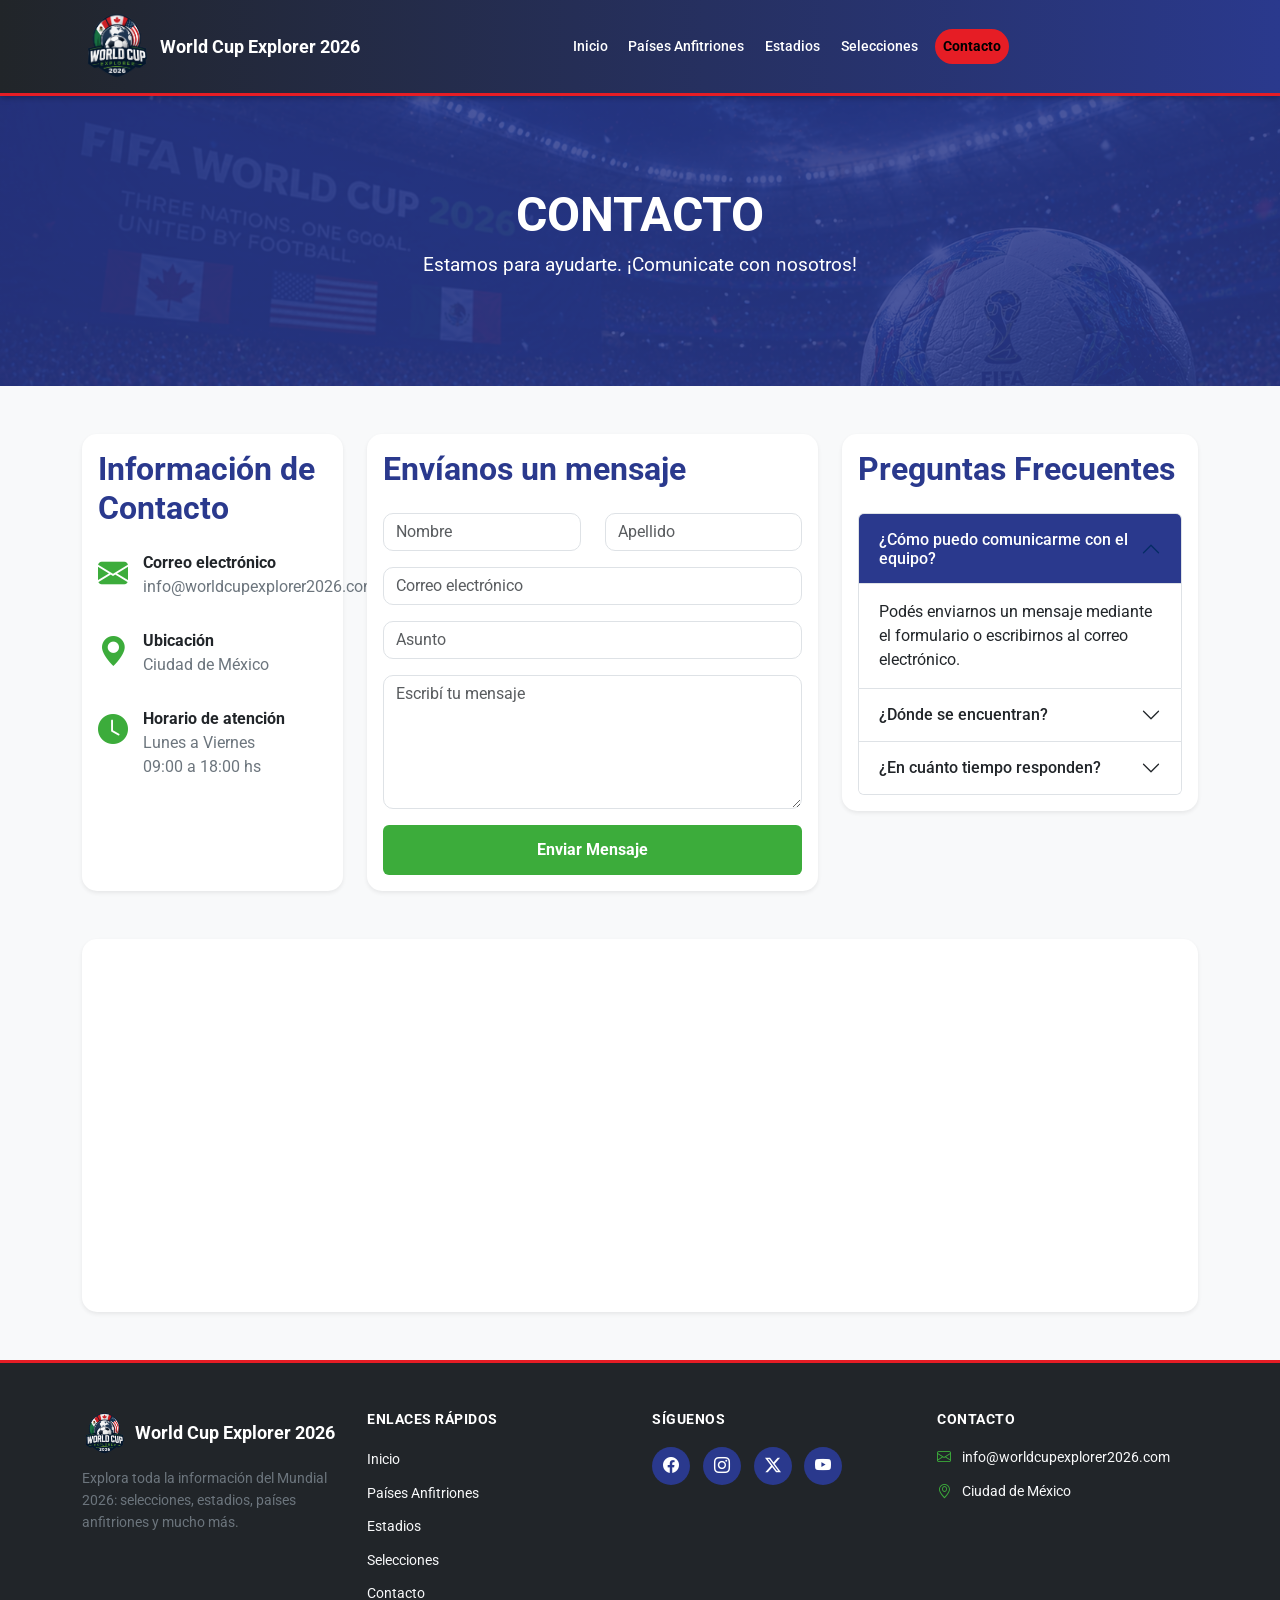
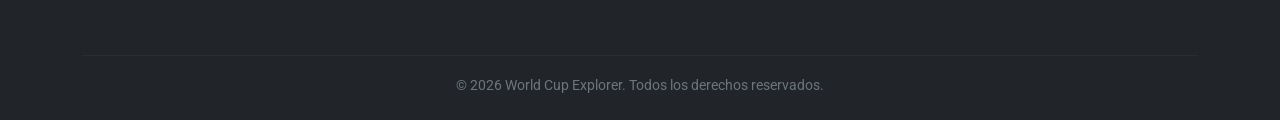
<file: pages/contacto.html>
<!doctype html>
<html lang="en">
  <head>
    <meta charset="UTF-8" />
    <meta
      name="description"
      content="Todo sobre el Mundial 2026: países anfitriones, estadios, selecciones participantes y el camino hacia la gran competencia internacional de fútbol."
    />
    <meta
      name="keywords"
      content="Mundial 2026, Copa Mundial FIFA 2026, países anfitriones, estadios Mundial 2026, selecciones Mundial 2026, fútbol internacional, calendario mundialista"
    />
    <meta name="author" content="GrupoWorldCup" />
    <meta name="viewport" content="width=device-width, initial-scale=1.0" />
    <title>WC Explorer | Contacto</title>
    <link
      href="https://cdn.jsdelivr.net/npm/bootstrap@5.3.8/dist/css/bootstrap.min.css"
      rel="stylesheet"
      integrity="sha384-sRIl4kxILFvY47J16cr9ZwB07vP4J8+LH7qKQnuqkuIAvNWLzeN8tE5YBujZqJLB"
      crossorigin="anonymous"
    />
    <link
      rel="stylesheet"
      href="https://cdn.jsdelivr.net/npm/bootstrap-icons@1.13.1/font/bootstrap-icons.min.css"
    />
    <link
      rel="shortcut icon"
      href="/assets/img/logowc.png"
      type="image/x-icon"
    />
    <link rel="stylesheet" href="/css/contacto.css" />
  </head>

  <body>
    <header>
      <nav class="navbar navbar-expand-lg wc-navbar">
        <div class="container">
          <a class="navbar-brand wc-brand" href="/index.html">
            <img
              src="/assets/img/logowc.png"
              alt="Logo WC Explorer"
              class="wc-logo"
            />
            <span class="wc-brand-name">World Cup Explorer 2026</span>
          </a>
          <button
            class="navbar-toggler"
            type="button"
            data-bs-toggle="collapse"
            data-bs-target="#navbarMenu"
            aria-controls="navbarMenu"
            aria-expanded="false"
            aria-label="Abrir menú"
          >
            <span class="navbar-toggler-icon"></span>
          </button>
          <div class="collapse navbar-collapse" id="navbarMenu">
            <ul class="navbar-nav mx-auto mb-2 mb-lg-0 wc-nav-list">
              <li class="nav-item">
                <a class="nav-link wc-nav-link" href="/index.html">Inicio</a>
              </li>
              <li class="nav-item">
                <a
                  class="nav-link wc-nav-link"
                  href="/pages/paisesAnfitriones.html"
                  >Países Anfitriones</a
                >
              </li>
              <li class="nav-item">
                <a class="nav-link wc-nav-link" href="/pages/estadios.html"
                  >Estadios</a
                >
              </li>
              <li class="nav-item">
                <a class="nav-link wc-nav-link" href="/pages/selecciones.html"
                  >Selecciones</a
                >
              </li>
              <li class="nav-item">
                <a
                  class="nav-link wc-nav-link wc-nav-cta active"
                  href="/pages/contacto.html"
                  >Contacto</a
                >
              </li>
            </ul>
          </div>
        </div>
      </nav>
    </header>
    <main>
      <section class="banner-contacto">
        <div class="container text-center">
          <h1>CONTACTO</h1>
          <p>Estamos para ayudarte. ¡Comunicate con nosotros!</p>
        </div>
      </section>
      <section class="container py-5">
        <div class="row g-4">
          <div class="col-lg-3">
            <div class="card shadow-sm h-100">
              <div class="card-body">
                <h2 class="titulo mb-4">Información de Contacto</h2>
                <div class="info">
                  <i class="bi bi-envelope-fill"></i>
                  <div>
                    <strong>Correo electrónico</strong>
                    <p>info@worldcupexplorer2026.com</p>
                  </div>
                </div>
                <div class="info">
                  <i class="bi bi-geo-alt-fill"></i>
                  <div>
                    <strong>Ubicación</strong>
                    <p>Ciudad de México</p>
                  </div>
                </div>

                <div class="info">
                  <i class="bi bi-clock-fill"></i>
                  <div>
                    <strong>Horario de atención</strong>
                    <p>Lunes a Viernes<br />09:00 a 18:00 hs</p>
                  </div>
                </div>
              </div>
            </div>
          </div>

          <div class="col-lg-5">
            <div class="card shadow-sm">
              <div class="card-body">
                <h2 class="titulo mb-4">Envíanos un mensaje</h2>

                <form>
                  <div class="row">
                    <div class="col-md-6 mb-3">
                      <input
                        type="text"
                        class="form-control"
                        placeholder="Nombre"
                        name="nombre"
                        minlength="2"
                        maxlength="20"
                        required
                      />
                    </div>

                    <div class="col-md-6 mb-3">
                      <input
                        type="text"
                        class="form-control"
                        placeholder="Apellido"
                        name="apellido"
                        minlength="2"
                        maxlength="20"
                        required
                      />
                    </div>
                  </div>

                  <div class="mb-3">
                    <input
                      type="email"
                      class="form-control"
                      placeholder="Correo electrónico"
                      name="correo"
                      minlength="6"
                      maxlength="20"
                      required
                    />
                  </div>

                  <div class="mb-3">
                    <input
                      type="text"
                      class="form-control"
                      placeholder="Asunto"
                      name="asunto"
                      minlength="3"
                      maxlength="80"
                      required
                    />
                  </div>

                  <div class="mb-3">
                    <textarea
                      class="form-control"
                      rows="5"
                      placeholder="Escribí tu mensaje"
                      name="mensaje"
                      minlength="10"
                      maxlength="500"
                      required
                    ></textarea>
                  </div>

                  <button class="btn boton w-100">Enviar Mensaje</button>
                </form>
              </div>
            </div>
          </div>
          <div class="col-lg-4">
            <div class="card shadow-sm">
              <div class="card-body">
                <h2 class="titulo mb-4">Preguntas Frecuentes</h2>
                <div class="accordion" id="faq">
                  <div class="accordion-item">
                    <h2 class="accordion-header">
                      <button
                        class="accordion-button"
                        type="button"
                        data-bs-toggle="collapse"
                        data-bs-target="#pregunta1"
                      >
                        ¿Cómo puedo comunicarme con el equipo?
                      </button>
                    </h2>
                    <div
                      id="pregunta1"
                      class="accordion-collapse collapse show"
                      data-bs-parent="#faq"
                    >
                      <div class="accordion-body">
                        Podés enviarnos un mensaje mediante el formulario o
                        escribirnos al correo electrónico.
                      </div>
                    </div>
                  </div>
                  <div class="accordion-item">
                    <h2 class="accordion-header">
                      <button
                        class="accordion-button collapsed"
                        type="button"
                        data-bs-toggle="collapse"
                        data-bs-target="#pregunta2"
                      >
                        ¿Dónde se encuentran?
                      </button>
                    </h2>
                    <div
                      id="pregunta2"
                      class="accordion-collapse collapse"
                      data-bs-parent="#faq"
                    >
                      <div class="accordion-body">
                        Nuestra referencia es Ciudad de México.
                      </div>
                    </div>
                  </div>
                  <div class="accordion-item">
                    <h2 class="accordion-header">
                      <button
                        class="accordion-button collapsed"
                        type="button"
                        data-bs-toggle="collapse"
                        data-bs-target="#pregunta3"
                      >
                        ¿En cuánto tiempo responden?
                      </button>
                    </h2>
                    <div
                      id="pregunta3"
                      class="accordion-collapse collapse"
                      data-bs-parent="#faq"
                    >
                      <div class="accordion-body">
                        Respondemos normalmente dentro de las primeras 24 horas
                        hábiles.
                      </div>
                    </div>
                  </div>
                </div>
              </div>
            </div>
          </div>
        </div>
        <div class="row mt-5">
          <div class="col-12">
            <div class="card shadow-sm">
              <div class="card-body p-2">
                <iframe
                  src="https://www.google.com/maps/embed?pb=!1m18!1m12!1m3!1d240864.19466120604!2d-99.30842558383632!3d19.390659363393258!2m3!1f0!2f0!3f0!3m2!1i1024!2i768!4f13.1!3m3!1m2!1s0x85ce0026db097507%3A0x54061076265ee841!2zQ2l1ZGFkIGRlIE3DqXhpY28sIENETVgsIE3DqXhpY28!5e0!3m2!1ses-419!2sar!4v1783977800734!5m2!1ses-419!2sar"
                  width="100%"
                  height="350"
                  style="border: 0"
                  loading="lazy"
                >
                </iframe>
              </div>
            </div>
          </div>
        </div>
      </section>
    </main>
    <footer class="wc-footer">
      <div class="container">
        <div class="row wc-footer-top">
          <div class="col-lg-3 col-md-6 mb-4">
            <a href="#" class="wc-footer-brand">
              <img
                src="/assets/img/logowc.png"
                alt="Logo WC Explorer"
                class="wc-footer-logo"
              />
              <span>World Cup Explorer 2026</span>
            </a>
            <p class="wc-footer-text">
              Explora toda la información del Mundial 2026: selecciones,
              estadios, países anfitriones y mucho más.
            </p>
          </div>
          <div class="col-lg-3 col-md-6 mb-4">
            <h6 class="wc-footer-title">ENLACES RÁPIDOS</h6>
            <ul class="wc-footer-links">
              <li><a href="/index.html">Inicio</a></li>
              <li>
                <a href="/pages/paisesAnfitriones.html">Países Anfitriones</a>
              </li>
              <li><a href="/pages/estadios.html">Estadios</a></li>
              <li><a href="/pages/selecciones.html">Selecciones</a></li>
              <li><a href="/pages/contacto.html">Contacto</a></li>
            </ul>
          </div>
          <div class="col-lg-3 col-md-6 mb-4">
            <h6 class="wc-footer-title">SÍGUENOS</h6>
            <div class="wc-footer-social">
              <a href="/pages/error404.html" aria-label="Facebook"
                ><i class="bi bi-facebook"></i
              ></a>
              <a href="/pages/error404.html" aria-label="Instagram"
                ><i class="bi bi-instagram"></i
              ></a>
              <a href="/pages/error404.html" aria-label="Twitter/X"
                ><i class="bi bi-twitter-x"></i
              ></a>
              <a href="/pages/error404.html" aria-label="YouTube"
                ><i class="bi bi-youtube"></i
              ></a>
            </div>
          </div>
          <div class="col-lg-3 col-md-6 mb-4">
            <h6 class="wc-footer-title">CONTACTO</h6>
            <ul class="wc-footer-contact">
              <li>
                <i class="bi bi-envelope"></i> info@worldcupexplorer2026.com
              </li>
              <li><i class="bi bi-geo-alt"></i> Ciudad de México</li>
            </ul>
          </div>
        </div>
        <hr class="wc-footer-divider" />
        <p class="wc-footer-bottom">
          © 2026 World Cup Explorer. Todos los derechos reservados.
        </p>
      </div>
    </footer>
    <script
      src="https://cdn.jsdelivr.net/npm/bootstrap@5.3.8/dist/js/bootstrap.bundle.min.js"
      integrity="sha384-FKyoEForCGlyvwx9Hj09JcYn3nv7wiPVlz7YYwJrWVcXK/BmnVDxM+D2scQbITxI"
      crossorigin="anonymous"
    ></script>
  </body>
</html>
</file>
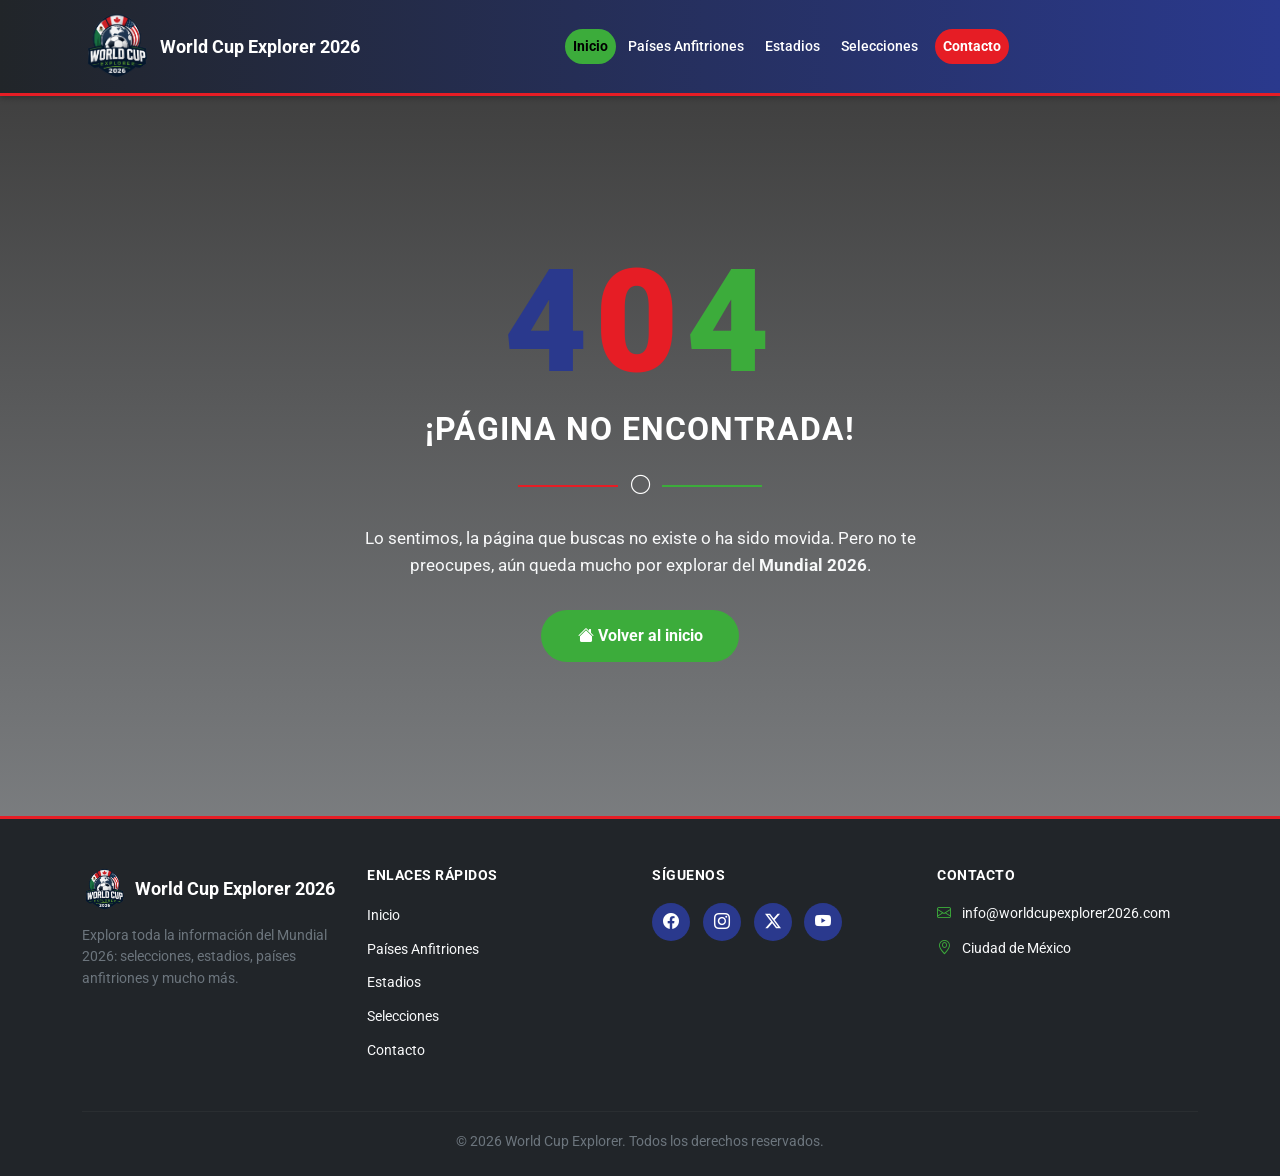
<file: pages/error404.html>
<!doctype html>
<html lang="en">
  <head>
    <meta charset="UTF-8" />
    <meta
      name="description"
      content="Todo sobre el Mundial 2026: países anfitriones, estadios, selecciones participantes y el camino hacia la gran competencia internacional de fútbol."
    />
    <meta
      name="keywords"
      content="Mundial 2026, Copa Mundial FIFA 2026, países anfitriones, estadios Mundial 2026, selecciones Mundial 2026, fútbol internacional, calendario mundialista"
    />
    <meta name="author" content="GrupoWorldCup" />
    <meta name="viewport" content="width=device-width, initial-scale=1.0" />
    <title>WC Explorer | Error404</title>
    <link
      href="https://cdn.jsdelivr.net/npm/bootstrap@5.3.8/dist/css/bootstrap.min.css"
      rel="stylesheet"
      integrity="sha384-sRIl4kxILFvY47J16cr9ZwB07vP4J8+LH7qKQnuqkuIAvNWLzeN8tE5YBujZqJLB"
      crossorigin="anonymous"
    />
    <link
      rel="stylesheet"
      href="https://cdn.jsdelivr.net/npm/bootstrap-icons@1.13.1/font/bootstrap-icons.min.css"
    />
    <link
      rel="shortcut icon"
      href="/assets/img/logowc.png"
      type="image/x-icon"
    />
    <link rel="stylesheet" href="/css/error404.css" />
  </head>
  <body>
    <header>
      <nav class="navbar navbar-expand-lg wc-navbar">
        <div class="container">
          <a class="navbar-brand wc-brand" href="/index.html">
            <img
              src="/assets/img/logowc.png"
              alt="Logo WC Explorer"
              class="wc-logo"
            />
            <span class="wc-brand-name">World Cup Explorer 2026</span>
          </a>
          <button
            class="navbar-toggler"
            type="button"
            data-bs-toggle="collapse"
            data-bs-target="#navbarMenu"
            aria-controls="navbarMenu"
            aria-expanded="false"
            aria-label="Abrir menú"
          >
            <span class="navbar-toggler-icon"></span>
          </button>
          <div class="collapse navbar-collapse" id="navbarMenu">
            <ul class="navbar-nav mx-auto mb-2 mb-lg-0 wc-nav-list">
              <li class="nav-item">
                <a class="nav-link wc-nav-link active" href="/index.html"
                  >Inicio</a
                >
              </li>
              <li class="nav-item">
                <a
                  class="nav-link wc-nav-link"
                  href="/pages/paisesAnfitriones.html"
                  >Países Anfitriones</a
                >
              </li>
              <li class="nav-item">
                <a class="nav-link wc-nav-link" href="/pages/estadios.html"
                  >Estadios</a
                >
              </li>
              <li class="nav-item">
                <a class="nav-link wc-nav-link" href="/pages/selecciones.html"
                  >Selecciones</a
                >
              </li>
              <li class="nav-item">
                <a
                  class="nav-link wc-nav-link wc-nav-cta"
                  href="/pages/contacto.html"
                  >Contacto</a
                >
              </li>
            </ul>
          </div>
        </div>
      </nav>
    </header>
    <main>
      <section class="wc-404">
        <div class="wc-404-overlay"></div>
        <div class="container wc-404-content">
          <h1 class="wc-404-number">
            <span class="wc-404-azul">4</span><span class="wc-404-rojo">0</span
            ><span class="wc-404-verde">4</span>
          </h1>
          <h2 class="wc-404-title">¡PÁGINA NO ENCONTRADA!</h2>
          <div class="wc-404-divider">
            <span class="wc-404-line wc-404-line-azul"></span>
            <i class="bi bi-circle wc-404-ball"></i>
            <span class="wc-404-line wc-404-line-verde"></span>
          </div>
          <p class="wc-404-text">
            Lo sentimos, la página que buscas no existe o ha sido movida. Pero
            no te preocupes, aún queda mucho por explorar del
            <strong>Mundial 2026</strong>.
          </p>
          <a href="/index.html" class="btn wc-404-btn">
            <i class="bi bi-house-fill"></i> Volver al inicio
          </a>
        </div>
      </section>
    </main>
    <footer class="wc-footer">
      <div class="container">
        <div class="row wc-footer-top">
          <div class="col-lg-3 col-md-6 mb-4">
            <a href="#" class="wc-footer-brand">
              <img
                src="/assets/img/logowc.png"
                alt="Logo WC Explorer"
                class="wc-footer-logo"
              />
              <span>World Cup Explorer 2026</span>
            </a>
            <p class="wc-footer-text">
              Explora toda la información del Mundial 2026: selecciones,
              estadios, países anfitriones y mucho más.
            </p>
          </div>
          <div class="col-lg-3 col-md-6 mb-4">
            <h6 class="wc-footer-title">ENLACES RÁPIDOS</h6>
            <ul class="wc-footer-links">
              <li><a href="/index.html">Inicio</a></li>
              <li>
                <a href="/pages/paisesAnfitriones.html">Países Anfitriones</a>
              </li>
              <li><a href="/pages/estadios.html">Estadios</a></li>
              <li><a href="/pages/selecciones.html">Selecciones</a></li>
              <li><a href="/pages/contacto.html">Contacto</a></li>
            </ul>
          </div>
          <div class="col-lg-3 col-md-6 mb-4">
            <h6 class="wc-footer-title">SÍGUENOS</h6>
            <div class="wc-footer-social">
              <a href="/pages/error404.html" aria-label="Facebook"
                ><i class="bi bi-facebook"></i
              ></a>
              <a href="/pages/error404.html" aria-label="Instagram"
                ><i class="bi bi-instagram"></i
              ></a>
              <a href="/pages/error404.html" aria-label="Twitter/X"
                ><i class="bi bi-twitter-x"></i
              ></a>
              <a href="/pages/error404.html" aria-label="YouTube"
                ><i class="bi bi-youtube"></i
              ></a>
            </div>
          </div>
          <div class="col-lg-3 col-md-6 mb-4">
            <h6 class="wc-footer-title">CONTACTO</h6>
            <ul class="wc-footer-contact">
              <li>
                <i class="bi bi-envelope"></i> info@worldcupexplorer2026.com
              </li>
              <li><i class="bi bi-geo-alt"></i> Ciudad de México</li>
            </ul>
          </div>
        </div>
        <hr class="wc-footer-divider" />
        <p class="wc-footer-bottom">
          © 2026 World Cup Explorer. Todos los derechos reservados.
        </p>
      </div>
    </footer>
    <script
      src="https://cdn.jsdelivr.net/npm/bootstrap@5.3.8/dist/js/bootstrap.bundle.min.js"
      integrity="sha384-FKyoEForCGlyvwx9Hj09JcYn3nv7wiPVlz7YYwJrWVcXK/BmnVDxM+D2scQbITxI"
      crossorigin="anonymous"
    ></script>
  </body>
</html>
</file>
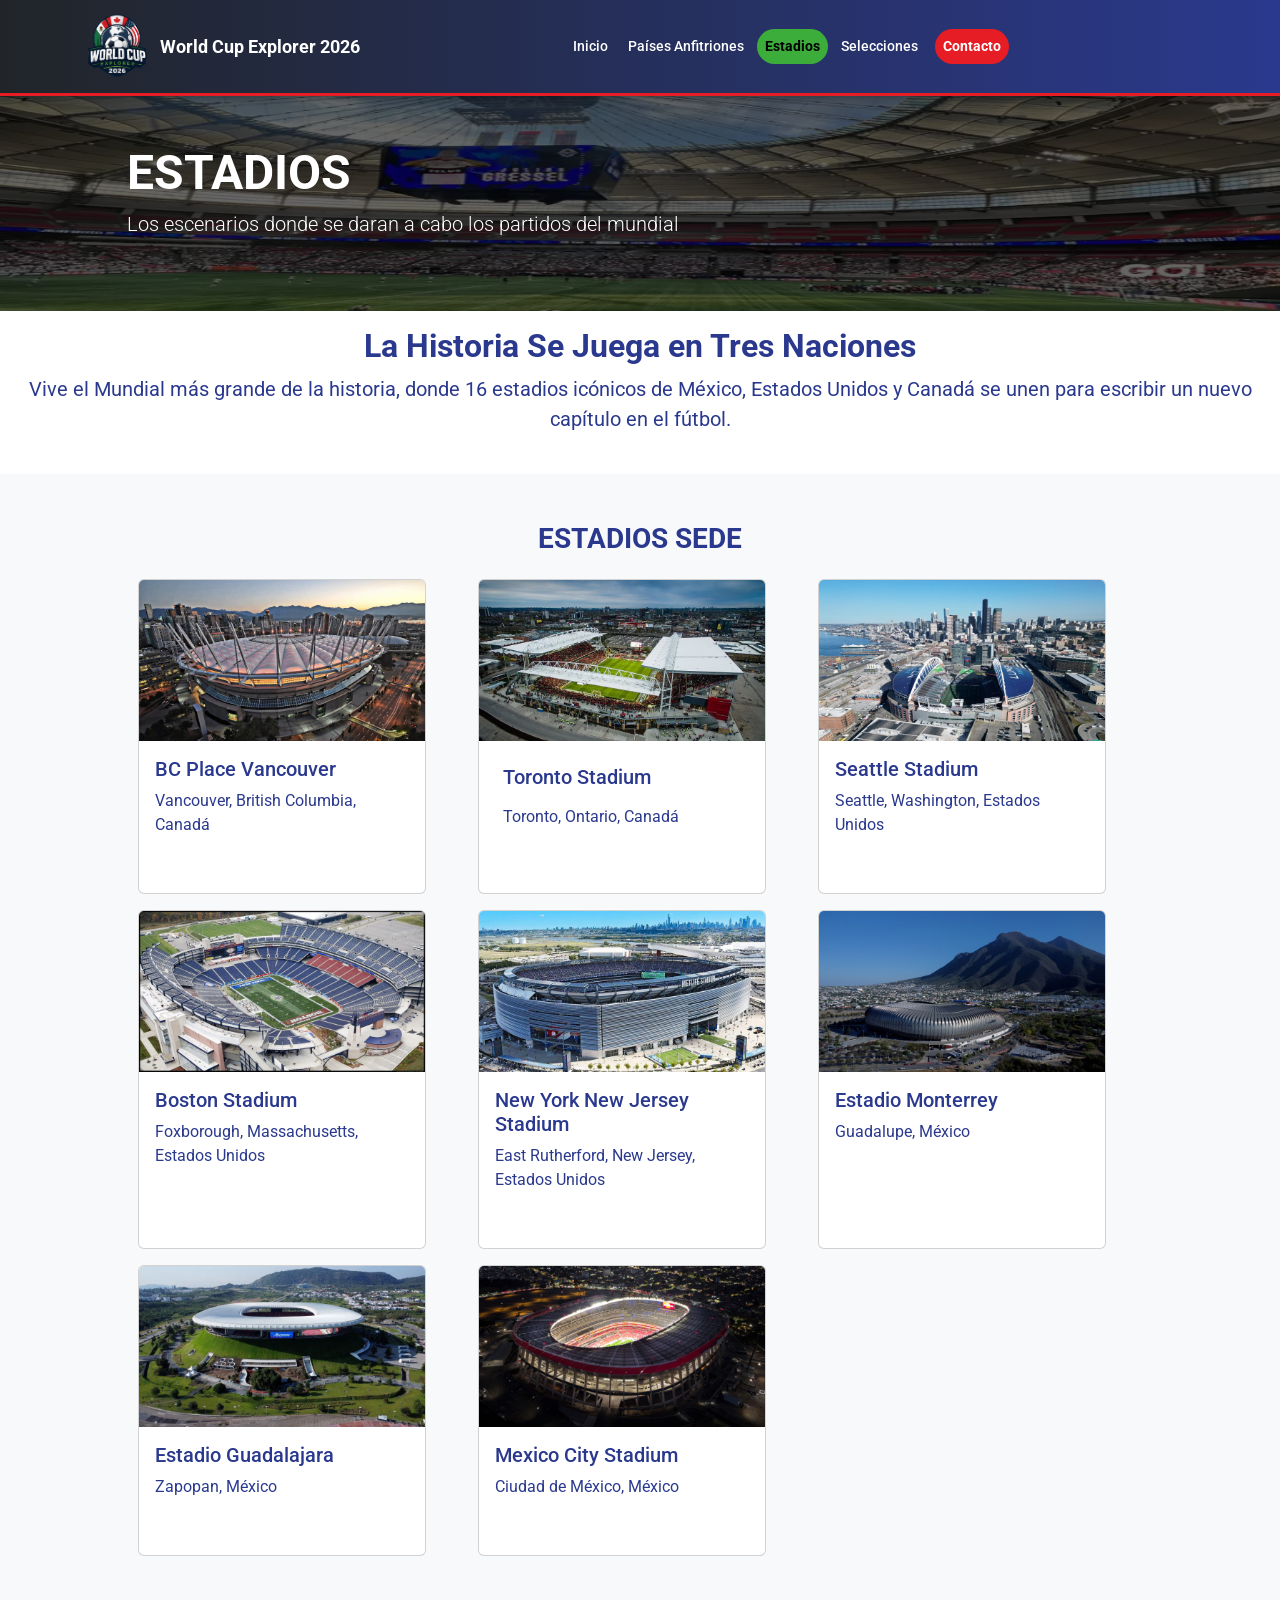
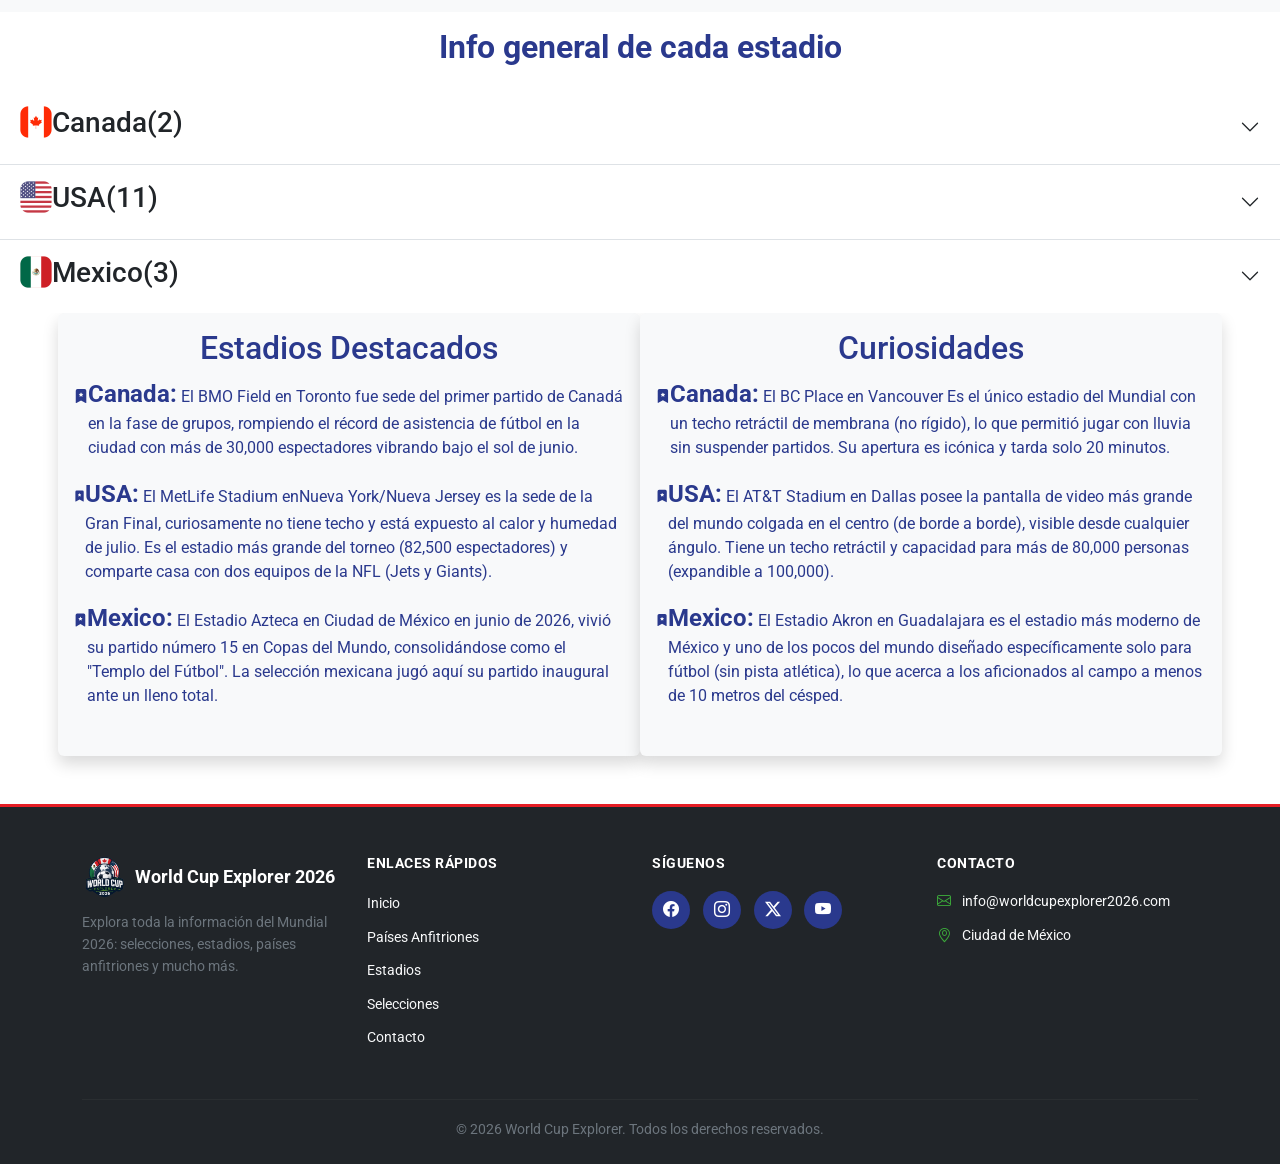
<file: pages/estadios.html>
<!doctype html>
<html lang="en">
  <head>
    <meta charset="UTF-8" />
    <meta
      name="description"
      content="Todo sobre el Mundial 2026: países anfitriones, estadios, selecciones participantes y el camino hacia la gran competencia internacional de fútbol."
    />
    <meta
      name="keywords"
      content="Mundial 2026, Copa Mundial FIFA 2026, países anfitriones, estadios Mundial 2026, selecciones Mundial 2026, fútbol internacional, calendario mundialista"
    />
    <meta name="author" content="GrupoWorldCup" />
    <meta name="viewport" content="width=device-width, initial-scale=1.0" />
    <title>WC Explorer | Estadios</title>
    <link
      href="https://cdn.jsdelivr.net/npm/bootstrap@5.3.8/dist/css/bootstrap.min.css"
      rel="stylesheet"
      integrity="sha384-sRIl4kxILFvY47J16cr9ZwB07vP4J8+LH7qKQnuqkuIAvNWLzeN8tE5YBujZqJLB"
      crossorigin="anonymous"
    />
    <link
      rel="stylesheet"
      href="https://cdn.jsdelivr.net/npm/bootstrap-icons@1.13.1/font/bootstrap-icons.min.css"
    />
    <link
      rel="shortcut icon"
      href="/assets/img/logowc.png"
      type="image/x-icon"
    />
    <link rel="stylesheet" href="/css/estadios.css" />
  </head>
  <body>
    <header>
      <nav class="navbar navbar-expand-lg wc-navbar">
        <div class="container">
          <a class="navbar-brand wc-brand" href="/index.html">
            <img
              src="/assets/img/logowc.png"
              alt="Logo WC Explorer"
              class="wc-logo"
            />
            <span class="wc-brand-name">World Cup Explorer 2026</span>
          </a>
          <button
            class="navbar-toggler"
            type="button"
            data-bs-toggle="collapse"
            data-bs-target="#navbarMenu"
            aria-controls="navbarMenu"
            aria-expanded="false"
            aria-label="Abrir menú"
          >
            <span class="navbar-toggler-icon"></span>
          </button>
          <div class="collapse navbar-collapse" id="navbarMenu">
            <ul class="navbar-nav mx-auto mb-2 mb-lg-0 wc-nav-list">
              <li class="nav-item">
                <a class="nav-link wc-nav-link" href="/index.html">Inicio</a>
              </li>
              <li class="nav-item">
                <a
                  class="nav-link wc-nav-link"
                  href="/pages/paisesAnfitriones.html"
                  >Países Anfitriones</a
                >
              </li>
              <li class="nav-item">
                <a
                  class="nav-link wc-nav-link active"
                  href="/pages/estadios.html"
                  >Estadios</a
                >
              </li>
              <li class="nav-item">
                <a class="nav-link wc-nav-link" href="/pages/selecciones.html"
                  >Selecciones</a
                >
              </li>
              <li class="nav-item">
                <a
                  class="nav-link wc-nav-link wc-nav-cta"
                  href="/pages/contacto.html"
                  >Contacto</a
                >
              </li>
            </ul>
          </div>
        </div>
      </nav>
    </header>
    <main>
      <section>
        <div class="px-4 py-5 hero">
          <div class="col-lg-6 offset-1">
            <h1 class="display-5 fw-bold">ESTADIOS</h1>
            <p class="lead mb-4">
              Los escenarios donde se daran a cabo los partidos del mundial
            </p>
          </div>
        </div>
        <div class="pricing-header p-3 pb-md-4 mx-auto text-center">
          <h3 class="fs-2 fw-bold inicio">
            La Historia Se Juega en Tres Naciones
          </h3>
          <p class="fs-5 inicio">
            Vive el Mundial más grande de la historia, donde 16 estadios
            icónicos de México, Estados Unidos y Canadá se unen para escribir un
            nuevo capítulo en el fútbol.
          </p>
        </div>
      </section>
      <article>
        <div class="album py-5 bg-body-tertiary galeria">
          <div class="container">
            <h3 class="fw-bold text-center">ESTADIOS SEDE</h3>
            <div class="row row-cols-1 my-2 mx-5 row-cols-sm-2 row-cols-md-2 row-cols-lg-3 row-cols-xxl-4 g-3">
              <div class="col">
                <div class="card h-100" style="width: 18rem">
                  <img
                    src="../assets/img/estadios/QMYKNPI34ZFT7HHE4W5SEU5AYE.jpg"
                    class="card-img-top"
                    alt="..."
                  />
                  <div class="card-body h-100">
                    <h5 class="card-title">BC Place Vancouver</h5>
                    <p class="card-text">Vancouver, British Columbia, Canadá</p>
                    <br>
                  </div>
                </div>
              </div>
              <div class="col">
                <div class="card h-100" style="width: 18rem">
                  <img
                    src="../assets/img/estadios/GXNFC72RZ5A3RBQZJWZLKBGG5E.jpg"
                    class="card-img-top"
                    alt="..."
                  />
                  <div class="card-body h-100">
                    <h5 class="card-title mb-auto p-2">Toronto Stadium</h5>
                    <p class="card-text mb-auto p-2">Toronto, Ontario, Canadá</p>
                    <br>
                  </div>
                </div>
              </div>
              <div class="col">
                <div class="card h-100" style="width: 18rem">
                  <img
                    src="../assets/img/estadios/L3DIVDHZTVDPJGJZNONGXKPNHY.jpg"
                    class="card-img-top"
                    alt="..."
                  />
                  <div class="card-body h-100">
                    <h5 class="card-title">Seattle Stadium</h5>
                    <p class="card-text">Seattle, Washington, Estados Unidos</p>
                    <br>
                  </div>
                </div>
              </div>
              <div class="col">
                <div class="card h-100" style="width: 18rem">
                  <img
                    src="../assets/img/estadios/EOENUVYF6VBNRMYFOG27Z6ZTQA.jpg"
                    class="card-img-top"
                    alt="..."
                  />
                  <div class="card-body h-100">
                    <h5 class="card-title">Boston Stadium</h5>
                    <p class="card-text">Foxborough, Massachusetts, Estados Unidos</p>
                    <br>
                  </div>
                </div>
              </div>
              <div class="col">
                <div class="card h-100" style="width: 18rem">
                  <img
                    src="../assets/img/estadios/CTTJNYIW6NHKXNKW53ZS6QUXN4.jpg"
                    class="card-img-top"
                    alt="..."
                  />
                  <div class="card-body h-100">
                    <h5 class="card-title">New York New Jersey Stadium</h5>
                    <p class="card-text">East Rutherford, New Jersey, Estados Unidos</p>
                    <br>
                  </div>
                </div>
              </div>
              <div class="col">
                <div class="card h-100" style="width: 18rem">
                  <img
                    src="../assets/img/estadios/T7GCKLPHANDZTPHTD4DVEVOVKM.jpg"
                    class="card-img-top"
                    alt="..."
                  />
                  <div class="card-body h-100">
                    <h5 class="card-title">Estadio Monterrey</h5>
                    <p class="card-text">Guadalupe, México</p>
                    <br>
                  </div>
                </div>
              </div>
              <div class="col">
                <div class="card h-100" style="width: 18rem">
                  <img
                    src="../assets/img/estadios/PYBJGW5GFNBGVMONELT7VUM5HM.jpg"
                    class="card-img-top"
                    alt="..."
                  />
                  <div class="card-body h-100">
                    <h5 class="card-title">Estadio Guadalajara</h5>
                    <p class="card-text">Zapopan, México</p>
                    <br>
                  </div>
                </div>
              </div>
              <div class="col">
                <div class="card h-100" style="width: 18rem">
                  <img
                    src="../assets/img/estadios/SCHYBUCKARFDPEF2JR77YYW6NU.jpg"
                    class="card-img-top"
                    alt="..."
                  />
                  <div class="card-body h-100">
                    <h5 class="card-title">Mexico City Stadium</h5>
                    <p class="card-text">Ciudad de México, México</p>
                    <br>
                  </div>
                </div>
              </div>
            </div>
          </div>
        </div>
      </article>
      <section class="info">
              <h1 class="fs-2 fw-bolder py-3 text-center">Info general de cada estadio</h1>
        <div class="accordion accordion-flush" id="accordionMain">
          <div class="accordion-item">
            <h2 class="accordion-header" id="headingP1">
              <button
                class="accordion-button collapsed"
                type="button"
                data-bs-toggle="collapse"
                data-bs-target="#collapseP1"
                aria-expanded="false"
                aria-controls="collapseP1"
              >
                <div class="d-flex">
                  <img src="../assets/img/16150205.png" alt="" class="icon">
                  <h3>Canada(2)</h3>
                </div>
              </button>
            </h2>
            <div
              id="collapseP1"
              class="accordion-collapse collapse"
              data-bs-parent="#accordionMain"
            >
              <div class="accordion-body">
                <div class="accordion accordion-flush" id="accordionP1-Hijo">
                  <div class="accordion-item">
                    <h2 class="accordion-header" id="headingP1-H1">
                      <button
                        class="accordion-button collapsed"
                        type="button"
                        data-bs-toggle="collapse"
                        data-bs-target="#collapseP1-H1"
                        aria-expanded="false"
                        aria-controls="collapseP1-H1"
                      >
                        BC Place Vancouver
                      </button>
                    </h2>
                    <div
                      id="collapseP1-H1"
                      class="accordion-collapse collapse"
                      data-bs-parent="#accordionP1-Hijo"
                    >
                      <div class="accordion-body">
                        <ul>
                          <li>Ciudad: Vancouver, British Columbia.</li>
                          <li>Capacidad: 52.497.</li>
                          <li>Inauguración: 1983.</li>
                        </ul>
                      </div>
                    </div>
                  </div>
                  <div class="accordion-item">
                    <h2 class="accordion-header" id="headingP1-H2">
                      <button
                        class="accordion-button collapsed"
                        type="button"
                        data-bs-toggle="collapse"
                        data-bs-target="#collapseP1-H2"
                        aria-expanded="false"
                        aria-controls="collapseP1-H2"
                      >
                        Toronto Stadium
                      </button>
                    </h2>
                    <div
                      id="collapseP1-H2"
                      class="accordion-collapse collapse"
                      data-bs-parent="#accordionP1-Hijo"
                    >
                      <div class="accordion-body">
                        <ul>
                          <li>Ciudad: Toronto, Ontario.</li>
                          <li>Capacidad: 43.036.</li>
                          <li>Inauguración: 2007.</li>
                        </ul>
                      </div>
                    </div>
                  </div>
                </div>
              </div>
            </div>
          </div>
          <div class="accordion-item">
            <h2 class="accordion-header" id="headingP2">
              <button
                class="accordion-button collapsed"
                type="button"
                data-bs-toggle="collapse"
                data-bs-target="#collapseP2"
                aria-expanded="false"
                aria-controls="collapseP2"
              >
                <div class="d-flex">
                  <img src="../assets/img/16150270.png" alt="" class="icon">
                  <h3>USA(11)</h3>
              </button>
            </h2>
            <div
              id="collapseP2"
              class="accordion-collapse collapse"
              data-bs-parent="#accordionMain"
            >
              <div class="accordion-body">
                <div class="accordion accordion-flush" id="accordionP2-Hijo">
                  <div class="accordion-item">
                    <h2 class="accordion-header" id="headingP2-H1">
                      <button
                        class="accordion-button collapsed"
                        type="button"
                        data-bs-toggle="collapse"
                        data-bs-target="#collapseP2-H1"
                        aria-expanded="false"
                        aria-controls="collapseP2-H1"
                      >
                        Seattle Stadium
                      </button>
                    </h2>
                    <div
                      id="collapseP2-H1"
                      class="accordion-collapse collapse"
                      data-bs-parent="#accordionP2-Hijo"
                    >
                      <div class="accordion-body">
                        <ul>
                          <li>Ciudad: Seattle, Washington.</li>
                          <li>Capacidad: 66.925.</li>
                          <li>Inauguración: 2002.</li>
                        </ul>
                      </div>
                    </div>
                  </div>
                  <div class="accordion-item">
                    <h2 class="accordion-header" id="headingP2-H2">
                      <button
                        class="accordion-button collapsed"
                        type="button"
                        data-bs-toggle="collapse"
                        data-bs-target="#collapseP2-H2"
                        aria-expanded="false"
                        aria-controls="collapseP2-H2"
                      >
                        Boston Stadium
                      </button>
                    </h2>
                    <div
                      id="collapseP2-H2"
                      class="accordion-collapse collapse"
                      data-bs-parent="#accordionP2-Hijo"
                    >
                      <div class="accordion-body">
                        <ul>
                          <li>Ciudad: Foxborough, Massachusetts.</li>
                          <li>Capacidad: 64.146.</li>
                          <li>Inauguración: 2002.</li>
                        </ul>
                      </div>
                    </div>
                  </div>
                  <div class="accordion-item">
                    <h2 class="accordion-header" id="headingP2-H3">
                      <button
                        class="accordion-button collapsed"
                        type="button"
                        data-bs-toggle="collapse"
                        data-bs-target="#collapseP2-H3"
                        aria-expanded="false"
                        aria-controls="collapseP2-H3"
                      >
                        New York New Jersey Stadium
                      </button>
                    </h2>
                    <div
                      id="collapseP2-H3"
                      class="accordion-collapse collapse"
                      data-bs-parent="#accordionP2-Hijo"
                    >
                      <div class="accordion-body">
                        <ul>
                          <li>Ciudad: East Rutherford, New Jersey.</li>
                          <li>Capacidad: 80.663.</li>
                          <li>Inauguración: 2010.</li>
                        </ul>
                      </div>
                    </div>
                  </div>
                  <div class="accordion-item">
                    <h2 class="accordion-header" id="headingP2-H4">
                      <button
                        class="accordion-button collapsed"
                        type="button"
                        data-bs-toggle="collapse"
                        data-bs-target="#collapseP2-H4"
                        aria-expanded="false"
                        aria-controls="collapseP2-H4"
                      >
                        Philadelphia Stadium
                      </button>
                    </h2>
                    <div
                      id="collapseP2-H4"
                      class="accordion-collapse collapse"
                      data-bs-parent="#accordionP2-Hijo"
                    >
                      <div class="accordion-body">
                        <ul>
                          <li>Ciudad: Philadelphia, Pennsylvania.</li>
                          <li>Capacidad: 68.324.</li>
                          <li>Inauguración: 2003.</li>
                        </ul>
                      </div>
                    </div>
                  </div>
                  <div class="accordion-item">
                    <h2 class="accordion-header" id="headingP2-H5">
                      <button
                        class="accordion-button collapsed"
                        type="button"
                        data-bs-toggle="collapse"
                        data-bs-target="#collapseP2-H5"
                        aria-expanded="false"
                        aria-controls="collapseP2-H5"
                      >
                        Kansas City Stadium
                      </button>
                    </h2>
                    <div
                      id="collapseP2-H5"
                      class="accordion-collapse collapse"
                      data-bs-parent="#accordionP2-Hijo"
                    >
                      <div class="accordion-body">
                        <ul>
                          <li>Ciudad: Kansas City, Missouri.</li>
                          <li>Capacidad: 69.045.</li>
                          <li>Inauguración: 1972.</li>
                        </ul>
                      </div>
                    </div>
                  </div>
                  <div class="accordion-item">
                    <h2 class="accordion-header" id="headingP2-H6">
                      <button
                        class="accordion-button collapsed"
                        type="button"
                        data-bs-toggle="collapse"
                        data-bs-target="#collapseP2-H6"
                        aria-expanded="false"
                        aria-controls="collapseP2-H6"
                      >
                        San Francisco Bay Area Stadium
                      </button>
                    </h2>
                    <div
                      id="collapseP2-H6"
                      class="accordion-collapse collapse"
                      data-bs-parent="#accordionP2-Hijo"
                    >
                      <div class="accordion-body">
                        <ul>
                          <li>Ciudad: Santa Clara, California.</li>
                          <li>Capacidad: 68.827.</li>
                          <li>Inauguración: 2014.</li>
                        </ul>
                      </div>
                    </div>
                  </div>
                  <div class="accordion-item">
                    <h2 class="accordion-header" id="headingP2-H7">
                      <button
                        class="accordion-button collapsed"
                        type="button"
                        data-bs-toggle="collapse"
                        data-bs-target="#collapseP2-H7"
                        aria-expanded="false"
                        aria-controls="collapseP2-H7"
                      >
                        Los Angeles Stadium
                      </button>
                    </h2>
                    <div
                      id="collapseP2-H7"
                      class="accordion-collapse collapse"
                      data-bs-parent="#accordionP2-Hijo"
                    >
                      <div class="accordion-body">
                        <ul>
                          <li>Ciudad: Inglewood, California.</li>
                          <li>Capacidad: 70.492.</li>
                          <li>Inauguración: 2020.</li>
                        </ul>
                      </div>
                    </div>
                  </div>
                  <div class="accordion-item">
                    <h2 class="accordion-header" id="headingP2-H8">
                      <button
                        class="accordion-button collapsed"
                        type="button"
                        data-bs-toggle="collapse"
                        data-bs-target="#collapseP2-H8"
                        aria-expanded="false"
                        aria-controls="collapseP2-H8"
                      >
                        Dallas Stadium
                      </button>
                    </h2>
                    <div
                      id="collapseP2-H8"
                      class="accordion-collapse collapse"
                      data-bs-parent="#accordionP2-Hijo"
                    >
                      <div class="accordion-body">
                        <ul>
                          <li>Ciudad: Arlington, Texas.</li>
                          <li>Capacidad: 70.649.</li>
                          <li>Inauguración: 2009.</li>
                        </ul>
                      </div>
                    </div>
                  </div>
                  <div class="accordion-item">
                    <h2 class="accordion-header" id="headingP2-H9">
                      <button
                        class="accordion-button collapsed"
                        type="button"
                        data-bs-toggle="collapse"
                        data-bs-target="#collapseP2-H9"
                        aria-expanded="false"
                        aria-controls="collapseP2-H9"
                      >
                        Atlanta Stadium
                      </button>
                    </h2>
                    <div
                      id="collapseP2-H9"
                      class="accordion-collapse collapse"
                      data-bs-parent="#accordionP2-Hijo"
                    >
                      <div class="accordion-body">
                        <ul>
                          <li>Ciudad: Atlanta, Georgia.</li>
                          <li>Capacidad: 68.239.</li>
                          <li>Inauguración: 2017.</li>
                        </ul>
                      </div>
                    </div>
                  </div>
                  <div class="accordion-item">
                    <h2 class="accordion-header" id="headingP2-H10">
                      <button
                        class="accordion-button collapsed"
                        type="button"
                        data-bs-toggle="collapse"
                        data-bs-target="#collapseP2-H10"
                        aria-expanded="false"
                        aria-controls="collapseP2-H10"
                      >
                        Houston Stadium
                      </button>
                    </h2>
                    <div
                      id="collapseP2-H10"
                      class="accordion-collapse collapse"
                      data-bs-parent="#accordionP2-Hijo"
                    >
                      <div class="accordion-body">
                        <ul>
                          <li>Ciudad: Houston, Texas.</li>
                          <li>Capacidad: 68.777.</li>
                          <li>Inauguración: 2002.</li>
                        </ul>
                      </div>
                    </div>
                  </div>
                  <div class="accordion-item">
                    <h2 class="accordion-header" id="headingP2-H11">
                      <button
                        class="accordion-button collapsed"
                        type="button"
                        data-bs-toggle="collapse"
                        data-bs-target="#collapseP2-H11"
                        aria-expanded="false"
                        aria-controls="collapseP2-H11"
                      >
                        Miami Stadium
                      </button>
                    </h2>
                    <div
                      id="collapseP2-H11"
                      class="accordion-collapse collapse"
                      data-bs-parent="#accordionP2-Hijo"
                    >
                      <div class="accordion-body">
                        <ul>
                          <li>Ciudad: Miami Gardens, Florida.</li>
                          <li>Capacidad: 64.478.</li>
                          <li>Inauguración: 1987.</li>
                        </ul>
                      </div>
                    </div>
                  </div>
                  
                </div>
              </div>
            </div>
          </div>
          <div class="accordion-item">
            <h2 class="accordion-header" id="headingP3">
              <button
                class="accordion-button collapsed"
                type="button"
                data-bs-toggle="collapse"
                data-bs-target="#collapseP3"
                aria-expanded="false"
                aria-controls="collapseP3"
              >
                <div class="d-flex">
                  <img src="../assets/img/16149584.png" alt="" class="icon">
                  <h3>Mexico(3)</h3>
              </button>
            </h2>
            <div
              id="collapseP3"
              class="accordion-collapse collapse"
              data-bs-parent="#accordionMain"
            >
              <div class="accordion-body">
                <div class="accordion accordion-flush" id="accordionP3-Hijo">
                  <div class="accordion-item">
                    <h2 class="accordion-header" id="headingP3-H1">
                      <button
                        class="accordion-button collapsed"
                        type="button"
                        data-bs-toggle="collapse"
                        data-bs-target="#collapseP3-H1"
                        aria-expanded="false"
                        aria-controls="collapseP3-H1"
                      >
                        Estadio Monterrey
                      </button>
                    </h2>
                    <div
                      id="collapseP3-H1"
                      class="accordion-collapse collapse"
                      data-bs-parent="#accordionP3-Hijo"
                    >
                      <div class="accordion-body">
                        <ul>
                          <li>Ciudad: Guadalupe.</li>
                          <li>Capacidad: 51.243.</li>
                          <li>Inauguración: 2015.</li>
                        </ul>
                      </div>
                    </div>
                  </div>
                  <div class="accordion-item">
                    <h2 class="accordion-header" id="headingP3-H2">
                      <button
                        class="accordion-button collapsed"
                        type="button"
                        data-bs-toggle="collapse"
                        data-bs-target="#collapseP3-H2"
                        aria-expanded="false"
                        aria-controls="collapseP3-H2"
                      >
                        Estadio Guadalajara
                      </button>
                    </h2>
                    <div
                      id="collapseP3-H2"
                      class="accordion-collapse collapse"
                      data-bs-parent="#accordionP3-Hijo"
                    >
                      <div class="accordion-body">
                        <ul>
                          <li>Ciudad: Zapopan.</li>
                          <li>Capacidad: 45.664.</li>
                          <li>Inauguración: 2010.</li>
                        </ul>
                      </div>
                    </div>
                  </div>
                  <div class="accordion-item">
                    <h2 class="accordion-header" id="headingP3-H3">
                      <button
                        class="accordion-button collapsed"
                        type="button"
                        data-bs-toggle="collapse"
                        data-bs-target="#collapseP3-H3"
                        aria-expanded="false"
                        aria-controls="collapseP3-H3"
                      >
                        Mexico City Stadium
                      </button>
                    </h2>
                    <div
                      id="collapseP3-H3"
                      class="accordion-collapse collapse"
                      data-bs-parent="#accordionP3-Hijo"
                    >
                      <div class="accordion-body">
                        <ul>
                          <li>Ciudad: Ciudad de México.</li>
                          <li>Capacidad: 80.824.</li>
                          <li>Inauguración: 1966.</li>
                        </ul>
                      </div>
                    </div>
                  </div>
                </div>
              </div>
            </div>
          </div>
        </div>
      </section>
      <section class="container">
        <div class="row g-5 curiosidades">
          <div class="col-md-6 shadow p-3 mb-5 bg-body-tertiary rounded">
            <h2 class="text-center">Estadios Destacados</h2>
            <ul class="list-unstyled ps-0">
              <li>
                <div class="d-flex">
                  <svg
                    xmlns="http://www.w3.org/2000/svg"
                    width="40"
                    height="40"
                    fill="currentColor"
                    class="bi bi-bookmark-star-fill"
                    viewBox="0 0 16 16"
                  >
                    <path
                      fill-rule="evenodd"
                      d="M2 15.5V2a2 2 0 0 1 2-2h8a2 2 0 0 1 2 2v13.5a.5.5 0 0 1-.74.439L8 13.069l-5.26 2.87A.5.5 0 0 1 2 15.5M8.16 4.1a.178.178 0 0 0-.32 0l-.634 1.285a.18.18 0 0 1-.134.098l-1.42.206a.178.178 0 0 0-.098.303L6.58 6.993c.042.041.061.1.051.158L6.39 8.565a.178.178 0 0 0 .258.187l1.27-.668a.18.18 0 0 1 .165 0l1.27.668a.178.178 0 0 0 .257-.187L9.368 7.15a.18.18 0 0 1 .05-.158l1.028-1.001a.178.178 0 0 0-.098-.303l-1.42-.206a.18.18 0 0 1-.134-.098z"
                    />
                  </svg>
                  <div>
                    <p class="fs-6">
                      <strong class="fs-4">Canada:</strong> El BMO Field en
                      Toronto fue sede del primer partido de Canadá en la fase
                      de grupos, rompiendo el récord de asistencia de fútbol en
                      la ciudad con más de 30,000 espectadores vibrando bajo el
                      sol de junio.
                    </p>
                  </div>
                </div>
              </li>
              <li>
                <div class="d-flex">
                  <svg
                    xmlns="http://www.w3.org/2000/svg"
                    width="40"
                    height="40"
                    fill="currentColor"
                    class="bi bi-bookmark-star-fill"
                    viewBox="0 0 16 16"
                  >
                    <path
                      fill-rule="evenodd"
                      d="M2 15.5V2a2 2 0 0 1 2-2h8a2 2 0 0 1 2 2v13.5a.5.5 0 0 1-.74.439L8 13.069l-5.26 2.87A.5.5 0 0 1 2 15.5M8.16 4.1a.178.178 0 0 0-.32 0l-.634 1.285a.18.18 0 0 1-.134.098l-1.42.206a.178.178 0 0 0-.098.303L6.58 6.993c.042.041.061.1.051.158L6.39 8.565a.178.178 0 0 0 .258.187l1.27-.668a.18.18 0 0 1 .165 0l1.27.668a.178.178 0 0 0 .257-.187L9.368 7.15a.18.18 0 0 1 .05-.158l1.028-1.001a.178.178 0 0 0-.098-.303l-1.42-.206a.18.18 0 0 1-.134-.098z"
                    />
                  </svg>
                  <div>
                    <p class="fs-6">
                      <strong class="fs-4">USA:</strong> El MetLife Stadium enNueva York/Nueva Jersey es la sede de la Gran Final, curiosamente no tiene techo y está expuesto al calor y humedad de julio. Es el estadio más grande del torneo (82,500 espectadores) y comparte casa con dos equipos de la NFL (Jets y Giants).
                    </p>
                  </div>
                </div>
              </li>
              <li>
                <div class="d-flex">
                  <svg
                    xmlns="http://www.w3.org/2000/svg"
                    width="40"
                    height="40"
                    fill="currentColor"
                    class="bi bi-bookmark-star-fill"
                    viewBox="0 0 16 16"
                  >
                    <path
                      fill-rule="evenodd"
                      d="M2 15.5V2a2 2 0 0 1 2-2h8a2 2 0 0 1 2 2v13.5a.5.5 0 0 1-.74.439L8 13.069l-5.26 2.87A.5.5 0 0 1 2 15.5M8.16 4.1a.178.178 0 0 0-.32 0l-.634 1.285a.18.18 0 0 1-.134.098l-1.42.206a.178.178 0 0 0-.098.303L6.58 6.993c.042.041.061.1.051.158L6.39 8.565a.178.178 0 0 0 .258.187l1.27-.668a.18.18 0 0 1 .165 0l1.27.668a.178.178 0 0 0 .257-.187L9.368 7.15a.18.18 0 0 1 .05-.158l1.028-1.001a.178.178 0 0 0-.098-.303l-1.42-.206a.18.18 0 0 1-.134-.098z"
                    />
                  </svg>
                  <div>
                    <p class="fs-6">
                      <strong class="fs-4">Mexico:</strong> El Estadio Azteca en Ciudad de México en junio de 2026, vivió su partido número 15 en Copas del Mundo, consolidándose como el "Templo del Fútbol". La selección mexicana jugó aquí su partido inaugural ante un lleno total.
                    </p>
                  </div>
                </div>
              </li>
            </ul>
          </div>
          <div class="col-md-6 shadow p-3 mb-5 bg-body-tertiary rounded">
            <h2 class="text-center">Curiosidades</h2>
            <ul class="list-unstyled ps-0">
              <li>
                <div class="d-flex">
                  <svg
                    xmlns="http://www.w3.org/2000/svg"
                    width="40"
                    height="40"
                    fill="currentColor"
                    class="bi bi-bookmark-star-fill"
                    viewBox="0 0 16 16"
                  >
                    <path
                      fill-rule="evenodd"
                      d="M2 15.5V2a2 2 0 0 1 2-2h8a2 2 0 0 1 2 2v13.5a.5.5 0 0 1-.74.439L8 13.069l-5.26 2.87A.5.5 0 0 1 2 15.5M8.16 4.1a.178.178 0 0 0-.32 0l-.634 1.285a.18.18 0 0 1-.134.098l-1.42.206a.178.178 0 0 0-.098.303L6.58 6.993c.042.041.061.1.051.158L6.39 8.565a.178.178 0 0 0 .258.187l1.27-.668a.18.18 0 0 1 .165 0l1.27.668a.178.178 0 0 0 .257-.187L9.368 7.15a.18.18 0 0 1 .05-.158l1.028-1.001a.178.178 0 0 0-.098-.303l-1.42-.206a.18.18 0 0 1-.134-.098z"
                    />
                  </svg>
                  <div>
                    <p class="fs-6">
                      <strong class="fs-4">Canada:</strong> El BC Place en Vancouver Es el único estadio del Mundial con un techo retráctil de membrana (no rígido), lo que permitió jugar con lluvia sin suspender partidos. Su apertura es icónica y tarda solo 20 minutos.
                    </p>
                  </div>
                </div>
              </li>
              <li>
                <div class="d-flex">
                  <svg
                    xmlns="http://www.w3.org/2000/svg"
                    width="40"
                    height="40"
                    fill="currentColor"
                    class="bi bi-bookmark-star-fill"
                    viewBox="0 0 16 16"
                  >
                    <path
                      fill-rule="evenodd"
                      d="M2 15.5V2a2 2 0 0 1 2-2h8a2 2 0 0 1 2 2v13.5a.5.5 0 0 1-.74.439L8 13.069l-5.26 2.87A.5.5 0 0 1 2 15.5M8.16 4.1a.178.178 0 0 0-.32 0l-.634 1.285a.18.18 0 0 1-.134.098l-1.42.206a.178.178 0 0 0-.098.303L6.58 6.993c.042.041.061.1.051.158L6.39 8.565a.178.178 0 0 0 .258.187l1.27-.668a.18.18 0 0 1 .165 0l1.27.668a.178.178 0 0 0 .257-.187L9.368 7.15a.18.18 0 0 1 .05-.158l1.028-1.001a.178.178 0 0 0-.098-.303l-1.42-.206a.18.18 0 0 1-.134-.098z"
                    />
                  </svg>
                  <div>
                    <p class="fs-6">
                      <strong class="fs-4">USA:</strong> El AT&T Stadium en Dallas posee la pantalla de video más grande del mundo colgada en el centro (de borde a borde), visible desde cualquier ángulo. Tiene un techo retráctil y capacidad para más de 80,000 personas (expandible a 100,000).
                    </p>
                  </div>
                </div>
              </li>
              <li>
                <div class="d-flex">
                  <svg
                    xmlns="http://www.w3.org/2000/svg"
                    width="40"
                    height="40"
                    fill="currentColor"
                    class="bi bi-bookmark-star-fill"
                    viewBox="0 0 16 16"
                  >
                    <path
                      fill-rule="evenodd"
                      d="M2 15.5V2a2 2 0 0 1 2-2h8a2 2 0 0 1 2 2v13.5a.5.5 0 0 1-.74.439L8 13.069l-5.26 2.87A.5.5 0 0 1 2 15.5M8.16 4.1a.178.178 0 0 0-.32 0l-.634 1.285a.18.18 0 0 1-.134.098l-1.42.206a.178.178 0 0 0-.098.303L6.58 6.993c.042.041.061.1.051.158L6.39 8.565a.178.178 0 0 0 .258.187l1.27-.668a.18.18 0 0 1 .165 0l1.27.668a.178.178 0 0 0 .257-.187L9.368 7.15a.18.18 0 0 1 .05-.158l1.028-1.001a.178.178 0 0 0-.098-.303l-1.42-.206a.18.18 0 0 1-.134-.098z"
                    />
                  </svg>
                  <div>
                    <p class="fs-6">
                      <strong class="fs-4">Mexico:</strong> El Estadio Akron en Guadalajara es el estadio más moderno de México y uno de los pocos del mundo diseñado específicamente solo para fútbol (sin pista atlética), lo que acerca a los aficionados al campo a menos de 10 metros del césped.
                    </p>
                  </div>
                </div>
              </li>
            </ul>
          </div>
        </div>
      </section>
    </main>
    <footer class="wc-footer">
      <div class="container">
        <div class="row wc-footer-top">
          <div class="col-lg-3 col-md-6 mb-4">
            <a href="#" class="wc-footer-brand">
              <img
                src="/assets/img/logowc.png"
                alt="Logo WC Explorer"
                class="wc-footer-logo"
              />
              <span>World Cup Explorer 2026</span>
            </a>
            <p class="wc-footer-text">
              Explora toda la información del Mundial 2026: selecciones,
              estadios, países anfitriones y mucho más.
            </p>
          </div>
          <div class="col-lg-3 col-md-6 mb-4">
            <h6 class="wc-footer-title">ENLACES RÁPIDOS</h6>
            <ul class="wc-footer-links">
              <li><a href="/index.html">Inicio</a></li>
              <li>
                <a href="/pages/paisesAnfitriones.html">Países Anfitriones</a>
              </li>
              <li><a href="/pages/estadios.html">Estadios</a></li>
              <li><a href="/pages/selecciones.html">Selecciones</a></li>
              <li><a href="/pages/contacto.html">Contacto</a></li>
            </ul>
          </div>
          <div class="col-lg-3 col-md-6 mb-4">
            <h6 class="wc-footer-title">SÍGUENOS</h6>
            <div class="wc-footer-social">
              <a href="/pages/error404.html" aria-label="Facebook"
                ><i class="bi bi-facebook"></i
              ></a>
              <a href="/pages/error404.html" aria-label="Instagram"
                ><i class="bi bi-instagram"></i
              ></a>
              <a href="/pages/error404.html" aria-label="Twitter/X"
                ><i class="bi bi-twitter-x"></i
              ></a>
              <a href="/pages/error404.html" aria-label="YouTube"
                ><i class="bi bi-youtube"></i
              ></a>
            </div>
          </div>
          <div class="col-lg-3 col-md-6 mb-4">
            <h6 class="wc-footer-title">CONTACTO</h6>
            <ul class="wc-footer-contact">
              <li>
                <i class="bi bi-envelope"></i> info@worldcupexplorer2026.com
              </li>
              <li><i class="bi bi-geo-alt"></i> Ciudad de México</li>
            </ul>
          </div>
        </div>
        <hr class="wc-footer-divider" />
        <p class="wc-footer-bottom">
          © 2026 World Cup Explorer. Todos los derechos reservados.
        </p>
      </div>
    </footer>
    <script
      src="https://cdn.jsdelivr.net/npm/bootstrap@5.3.8/dist/js/bootstrap.bundle.min.js"
      integrity="sha384-FKyoEForCGlyvwx9Hj09JcYn3nv7wiPVlz7YYwJrWVcXK/BmnVDxM+D2scQbITxI"
      crossorigin="anonymous"
    ></script>
  </body>
</html>
</file>
<file: css/contacto.css>
@import url("https://fonts.googleapis.com/css2?family=Roboto:ital,wght@0,100..900;1,100..900&display=swap");

:root {
  --wc-azul: #2a398d;
  --wc-rojo: #e61d25;
  --wc-verde: #3cac3b;
  --wc-blanco: #ffffff;
  --wc-gris-claro: #f8f9fa;
  --wc-gris-oscuro: #212529;
  --wc-gris-secundario: #6c757d;
}

body {
  font-family: "Roboto", sans-serif;
}

.wc-navbar {
  background: linear-gradient(
    90deg,
    var(--wc-gris-oscuro) 0%,
    var(--wc-azul) 100%
  );
  padding-top: 0.4rem;
  padding-bottom: 0.4rem;
  box-shadow: 0 2px 6px rgba(0, 0, 0, 0.25);
  border-bottom: 3px solid var(--wc-rojo);
}

.wc-brand {
  display: flex;
  align-items: center;
  gap: 0.5rem;
  text-decoration: none;
}

.wc-logo {
  width: 70px;
  height: 70px;
  object-fit: contain;
  transition: filter 0.3s ease;
}

.wc-brand:hover .wc-logo {
  filter: brightness(0.7);
}

.wc-brand-name {
  color: var(--wc-blanco);
  font-family: "Roboto", sans-serif;
  font-weight: 700;
  font-size: 1.15rem;
  transition: color 0.3s ease;
}

.wc-brand:hover .wc-brand-name {
  color: var(--wc-verde);
}

.wc-nav-list {
  gap: 0.3rem;
}

.wc-nav-link {
  color: var(--wc-blanco);
  font-weight: 500;
  font-size: 0.9rem;
  padding: 0.4rem 0.9rem;
  border-radius: 50px;
  transition:
    color 0.3s ease,
    background-color 0.3s ease;
}

.wc-nav-link:hover {
  color: var(--wc-verde);
}

.wc-nav-link.active {
  background-color: var(--wc-verde);
  color: var(--wc-blanco);
  font-weight: 700;
}

.wc-nav-link.active:hover {
  color: var(--wc-blanco);
}

.wc-nav-link.wc-nav-cta {
  background-color: var(--wc-rojo);
  color: var(--wc-blanco);
  font-weight: 700;
  margin-left: 0.3rem;
}

.wc-nav-link.wc-nav-cta:hover {
  background-color: #c8181f;
  color: var(--wc-blanco);
}

@media (max-width: 991.98px) {
  .wc-nav-list {
    text-align: center;
    gap: 0.5rem;
    padding-top: 0.5rem;
  }

  .wc-nav-link {
    display: inline-block;
  }
}

.wc-footer {
  background: var(--wc-gris-oscuro);
  color: var(--wc-gris-claro);
  padding-top: 3rem;
  padding-bottom: 1.5rem;
  border-top: 3px solid var(--wc-rojo);
}

.wc-footer-brand {
  display: flex;
  align-items: center;
  gap: 0.5rem;
  text-decoration: none;
  margin-bottom: 0.8rem;
}

.wc-footer-logo {
  width: 45px;
  height: 45px;
  object-fit: contain;
}

.wc-footer-brand span {
  color: var(--wc-blanco);
  font-weight: 700;
  font-size: 1.15rem;
}

.wc-footer-text {
  color: var(--wc-gris-secundario);
  font-size: 0.9rem;
  line-height: 1.5;
}

.wc-footer-title {
  color: var(--wc-blanco);
  font-weight: 700;
  font-size: 0.9rem;
  letter-spacing: 0.5px;
  margin-bottom: 1.2rem;
}

.wc-footer-links {
  list-style: none;
  padding: 0;
  margin: 0;
}

.wc-footer-links li {
  margin-bottom: 0.6rem;
}

.wc-footer-links a {
  color: var(--wc-gris-claro);
  text-decoration: none;
  font-size: 0.9rem;
  transition: color 0.3s ease;
}

.wc-footer-links a:hover {
  color: var(--wc-verde);
}

.wc-footer-social {
  display: flex;
  gap: 0.8rem;
}

.wc-footer-social a {
  width: 38px;
  height: 38px;
  display: flex;
  align-items: center;
  justify-content: center;
  background-color: var(--wc-azul);
  color: var(--wc-blanco);
  border-radius: 50%;
  font-size: 1rem;
  text-decoration: none;
  transition:
    background-color 0.3s ease,
    transform 0.3s ease;
}

.wc-footer-social a:hover {
  background-color: var(--wc-verde);
  transform: translateY(-3px);
}

.wc-footer-contact {
  list-style: none;
  padding: 0;
  margin: 0;
}

.wc-footer-contact li {
  color: var(--wc-gris-claro);
  font-size: 0.9rem;
  margin-bottom: 0.8rem;
}

.wc-footer-contact i {
  color: var(--wc-verde);
  margin-right: 0.5rem;
}

.wc-footer-divider {
  border-color: rgba(255, 255, 255, 0.15);
  margin-top: 1rem;
  margin-bottom: 1.2rem;
}

.wc-footer-bottom {
  text-align: center;
  color: var(--wc-gris-secundario);
  font-size: 0.85rem;
  margin-bottom: 0;
}

@media (max-width: 767.98px) {
  .wc-footer {
    text-align: center;
  }

  .wc-footer-brand {
    justify-content: center;
  }

  .wc-footer-social {
    justify-content: center;
  }
}

@import url("https://fonts.googleapis.com/css2?family=Roboto:wght@100;300;400;500;700;900&display=swap");

:root {
  --azul: #2a398d;
  --rojo: #e61d25;
  --verde: #3cac3b;
  --blanco: #ffffff;
  --gris: #f8f9fa;
  --oscuro: #212529;
  --gris2: #6c757d;
}

* {
  margin: 0;
  padding: 0;
  box-sizing: border-box;
  font-family: "Roboto", sans-serif;
}

body {
  background: var(--gris);
}

.banner-contacto {
  background:
    linear-gradient(rgba(42, 57, 141, 0.85), rgba(42, 57, 141, 0.85)),
    url(/assets/img/heroContacto.png) center/cover;
  color: white;
  padding: 90px 0;
}

.banner-contacto h1 {
  font-size: 3rem;
  font-weight: 700;
}

.banner-contacto p {
  font-size: 1.2rem;
}

.card {
  border: none;
  border-radius: 15px;
}

.titulo {
  color: var(--azul);
  font-weight: 700;
}

.info {
  display: flex;

  gap: 15px;

  margin-bottom: 30px;

  align-items: flex-start;
}

.info i {
  font-size: 30px;

  color: var(--verde);
}

.info p {
  margin: 0;

  color: var(--gris2);
}

.form-control {
  border-radius: 10px;
}

.form-control:focus {
  border-color: var(--azul);

  box-shadow: none;
}

.boton {
  background: var(--verde);

  color: white;

  font-weight: bold;

  padding: 12px;

  transition: 0.3s;
}

.boton:hover {
  background: var(--rojo);

  color: white;
}

.accordion-button {
  font-weight: 500;
}

.accordion-button:not(.collapsed) {
  background: var(--azul);

  color: white;
}

.accordion-button:focus {
  box-shadow: none;
}

iframe {
  border-radius: 12px;
}

@media (max-width: 991px) {
  .banner-contacto h1 {
    font-size: 2.3rem;
  }

  .info {
    margin-bottom: 20px;
  }
}
</file>
<file: css/error404.css>
@import url("https://fonts.googleapis.com/css2?family=Roboto:ital,wght@0,100..900;1,100..900&display=swap");

:root {
  --wc-azul: #2a398d;
  --wc-rojo: #e61d25;
  --wc-verde: #3cac3b;
  --wc-blanco: #ffffff;
  --wc-gris-claro: #f8f9fa;
  --wc-gris-oscuro: #212529;
  --wc-gris-secundario: #6c757d;
}

body {
  font-family: "Roboto", sans-serif;
}

.wc-navbar {
  background: linear-gradient(
    90deg,
    var(--wc-gris-oscuro) 0%,
    var(--wc-azul) 100%
  );
  padding-top: 0.4rem;
  padding-bottom: 0.4rem;
  box-shadow: 0 2px 6px rgba(0, 0, 0, 0.25);
  border-bottom: 3px solid var(--wc-rojo);
}

.wc-brand {
  display: flex;
  align-items: center;
  gap: 0.5rem;
  text-decoration: none;
}

.wc-logo {
  width: 70px;
  height: 70px;
  object-fit: contain;
  transition: filter 0.3s ease;
}

.wc-brand:hover .wc-logo {
  filter: brightness(0.7);
}

.wc-brand-name {
  color: var(--wc-blanco);
  font-family: "Roboto", sans-serif;
  font-weight: 700;
  font-size: 1.15rem;
  transition: color 0.3s ease;
}

.wc-brand:hover .wc-brand-name {
  color: var(--wc-verde);
}

.wc-nav-list {
  gap: 0.3rem;
}

.wc-nav-link {
  color: var(--wc-blanco);
  font-weight: 500;
  font-size: 0.9rem;
  padding: 0.4rem 0.9rem;
  border-radius: 50px;
  transition:
    color 0.3s ease,
    background-color 0.3s ease;
}

.wc-nav-link:hover {
  color: var(--wc-verde);
}

.wc-nav-link.active {
  background-color: var(--wc-verde);
  color: var(--wc-blanco);
  font-weight: 700;
}

.wc-nav-link.active:hover {
  color: var(--wc-blanco);
}

.wc-nav-link.wc-nav-cta {
  background-color: var(--wc-rojo);
  color: var(--wc-blanco);
  font-weight: 700;
  margin-left: 0.3rem;
}

.wc-nav-link.wc-nav-cta:hover {
  background-color: #c8181f;
  color: var(--wc-blanco);
}

.wc-404 {
  position: relative;
  min-height: 80vh;
  background: url(https://wallpapers.com/images/hd/football-pc-wzpsrv3xt522iiu5.jpg)
    center / cover no-repeat;
  display: flex;
  align-items: center;
  padding: 3rem 0;
}

.wc-404-overlay {
  position: absolute;
  top: 0;
  left: 0;
  width: 100%;
  height: 100%;
  background: linear-gradient(
    180deg,
    rgba(0, 0, 0, 0.75) 0%,
    rgba(33, 37, 41, 0.6) 100%
  );
}

.wc-404-content {
  position: relative;
  z-index: 2;
  text-align: center;
  color: var(--wc-blanco);
}

.wc-404-number {
  font-family: "Roboto", sans-serif;
  font-weight: 900;
  font-size: 9rem;
  letter-spacing: 0.5rem;
  margin-bottom: 0;
  line-height: 1;
}

.wc-404-azul {
  color: var(--wc-azul);
}

.wc-404-rojo {
  color: var(--wc-rojo);
}

.wc-404-verde {
  color: var(--wc-verde);
}

.wc-404-title {
  font-weight: 700;
  font-size: 2rem;
  letter-spacing: 1px;
  margin-top: 1rem;
  margin-bottom: 1.5rem;
}

.wc-404-divider {
  display: flex;
  align-items: center;
  justify-content: center;
  gap: 0.8rem;
  margin-bottom: 1.5rem;
}

.wc-404-line {
  height: 2px;
  width: 100px;
}

.wc-404-line-azul {
  background-color: var(--wc-rojo);
}

.wc-404-line-verde {
  background-color: var(--wc-verde);
}

.wc-404-ball {
  font-size: 1.2rem;
  color: var(--wc-blanco);
}

.wc-404-text {
  font-size: 1.05rem;
  color: var(--wc-gris-claro);
  max-width: 600px;
  margin: 0 auto 2rem auto;
  line-height: 1.6;
}

.wc-404-btn {
  background-color: var(--wc-verde);
  color: var(--wc-blanco);
  font-weight: 700;
  padding: 0.8rem 2.2rem;
  border-radius: 50px;
  text-decoration: none;
  font-size: 1rem;
  transition:
    background-color 0.3s ease,
    transform 0.3s ease;
}

.wc-404-btn:hover {
  background-color: var(--wc-azul);
  color: var(--wc-blanco);
  transform: translateY(-3px);
}

.wc-footer {
  background: var(--wc-gris-oscuro);
  color: var(--wc-gris-claro);
  padding-top: 3rem;
  padding-bottom: 1.5rem;
  border-top: 3px solid var(--wc-rojo);
}

.wc-footer-brand {
  display: flex;
  align-items: center;
  gap: 0.5rem;
  text-decoration: none;
  margin-bottom: 0.8rem;
}

.wc-footer-logo {
  width: 45px;
  height: 45px;
  object-fit: contain;
}

.wc-footer-brand span {
  color: var(--wc-blanco);
  font-weight: 700;
  font-size: 1.15rem;
}

.wc-footer-text {
  color: var(--wc-gris-secundario);
  font-size: 0.9rem;
  line-height: 1.5;
}

.wc-footer-title {
  color: var(--wc-blanco);
  font-weight: 700;
  font-size: 0.9rem;
  letter-spacing: 0.5px;
  margin-bottom: 1.2rem;
}

.wc-footer-links {
  list-style: none;
  padding: 0;
  margin: 0;
}

.wc-footer-links li {
  margin-bottom: 0.6rem;
}

.wc-footer-links a {
  color: var(--wc-gris-claro);
  text-decoration: none;
  font-size: 0.9rem;
  transition: color 0.3s ease;
}

.wc-footer-links a:hover {
  color: var(--wc-verde);
}

.wc-footer-social {
  display: flex;
  gap: 0.8rem;
}

.wc-footer-social a {
  width: 38px;
  height: 38px;
  display: flex;
  align-items: center;
  justify-content: center;
  background-color: var(--wc-azul);
  color: var(--wc-blanco);
  border-radius: 50%;
  font-size: 1rem;
  text-decoration: none;
  transition:
    background-color 0.3s ease,
    transform 0.3s ease;
}

.wc-footer-social a:hover {
  background-color: var(--wc-verde);
  transform: translateY(-3px);
}

.wc-footer-contact {
  list-style: none;
  padding: 0;
  margin: 0;
}

.wc-footer-contact li {
  color: var(--wc-gris-claro);
  font-size: 0.9rem;
  margin-bottom: 0.8rem;
}

.wc-footer-contact i {
  color: var(--wc-verde);
  margin-right: 0.5rem;
}

.wc-footer-divider {
  border-color: rgba(255, 255, 255, 0.15);
  margin-top: 1rem;
  margin-bottom: 1.2rem;
}

.wc-footer-bottom {
  text-align: center;
  color: var(--wc-gris-secundario);
  font-size: 0.85rem;
  margin-bottom: 0;
}

@media (max-width: 767.98px) {
  .wc-footer {
    text-align: center;
  }

  .wc-footer-brand {
    justify-content: center;
  }

  .wc-footer-social {
    justify-content: center;
  }
}

@media (max-width: 991.98px) {
  .wc-nav-list {
    text-align: center;
    gap: 0.5rem;
    padding-top: 0.5rem;
  }

  .wc-nav-link {
    display: inline-block;
  }
}

@media (max-width: 767.98px) {
  .wc-404-number {
    font-size: 5rem;
    letter-spacing: 0.2rem;
  }

  .wc-404-title {
    font-size: 1.3rem;
  }

  .wc-404-text {
    font-size: 0.9rem;
  }

  .wc-404-nav-item span {
    font-size: 0.75rem;
  }
}
</file>
<file: css/estadios.css>
@import url("https://fonts.googleapis.com/css2?family=Roboto:ital,wght@0,100..900;1,100..900&display=swap");

:root {
  --wc-azul: #2a398d;
  --wc-rojo: #e61d25;
  --wc-verde: #3cac3b;
  --wc-blanco: #ffffff;
  --wc-gris-claro: #f8f9fa;
  --wc-gris-oscuro: #212529;
  --wc-gris-secundario: #6c757d;
}

body {
  font-family: "Roboto", sans-serif;
}

.wc-navbar {
  background: linear-gradient(
    90deg,
    var(--wc-gris-oscuro) 0%,
    var(--wc-azul) 100%
  );
  padding-top: 0.4rem;
  padding-bottom: 0.4rem;
  box-shadow: 0 2px 6px rgba(0, 0, 0, 0.25);
  border-bottom: 3px solid var(--wc-rojo);
}

.wc-brand {
  display: flex;
  align-items: center;
  gap: 0.5rem;
  text-decoration: none;
}

.wc-logo {
  width: 70px;
  height: 70px;
  object-fit: contain;
  transition: filter 0.3s ease;
}

.wc-brand:hover .wc-logo {
  filter: brightness(0.7);
}

.wc-brand-name {
  color: var(--wc-blanco);
  font-family: "Roboto", sans-serif;
  font-weight: 700;
  font-size: 1.15rem;
  transition: color 0.3s ease;
}

.wc-brand:hover .wc-brand-name {
  color: var(--wc-verde);
}

.wc-nav-list {
  gap: 0.3rem;
}

.wc-nav-link {
  color: var(--wc-blanco);
  font-weight: 500;
  font-size: 0.9rem;
  padding: 0.4rem 0.9rem;
  border-radius: 50px;
  transition:
    color 0.3s ease,
    background-color 0.3s ease;
}

.wc-nav-link:hover {
  color: var(--wc-verde);
}

.wc-nav-link.active {
  background-color: var(--wc-verde);
  color: var(--wc-blanco);
  font-weight: 700;
}

.wc-nav-link.active:hover {
  color: var(--wc-blanco);
}

.wc-nav-link.wc-nav-cta {
  background-color: var(--wc-rojo);
  color: var(--wc-blanco);
  font-weight: 700;
  margin-left: 0.3rem;
}

.wc-nav-link.wc-nav-cta:hover {
  background-color: #c8181f;
  color: var(--wc-blanco);
}

@media (max-width: 991.98px) {
  .wc-nav-list {
    text-align: center;
    gap: 0.5rem;
    padding-top: 0.5rem;
  }

  .wc-nav-link {
    display: inline-block;
  }
}

.wc-footer {
  background: var(--wc-gris-oscuro);
  color: var(--wc-gris-claro);
  padding-top: 3rem;
  padding-bottom: 1.5rem;
  border-top: 3px solid var(--wc-rojo);
}

.wc-footer-brand {
  display: flex;
  align-items: center;
  gap: 0.5rem;
  text-decoration: none;
  margin-bottom: 0.8rem;
}

.wc-footer-logo {
  width: 45px;
  height: 45px;
  object-fit: contain;
}

.wc-footer-brand span {
  color: var(--wc-blanco);
  font-weight: 700;
  font-size: 1.15rem;
}

.wc-footer-text {
  color: var(--wc-gris-secundario);
  font-size: 0.9rem;
  line-height: 1.5;
}

.wc-footer-title {
  color: var(--wc-blanco);
  font-weight: 700;
  font-size: 0.9rem;
  letter-spacing: 0.5px;
  margin-bottom: 1.2rem;
}

.wc-footer-links {
  list-style: none;
  padding: 0;
  margin: 0;
}

.wc-footer-links li {
  margin-bottom: 0.6rem;
}

.wc-footer-links a {
  color: var(--wc-gris-claro);
  text-decoration: none;
  font-size: 0.9rem;
  transition: color 0.3s ease;
}

.wc-footer-links a:hover {
  color: var(--wc-verde);
}

.wc-footer-social {
  display: flex;
  gap: 0.8rem;
}

.wc-footer-social a {
  width: 38px;
  height: 38px;
  display: flex;
  align-items: center;
  justify-content: center;
  background-color: var(--wc-azul);
  color: var(--wc-blanco);
  border-radius: 50%;
  font-size: 1rem;
  text-decoration: none;
  transition:
    background-color 0.3s ease,
    transform 0.3s ease;
}

.wc-footer-social a:hover {
  background-color: var(--wc-verde);
  transform: translateY(-3px);
}

.wc-footer-contact {
  list-style: none;
  padding: 0;
  margin: 0;
}

.wc-footer-contact li {
  color: var(--wc-gris-claro);
  font-size: 0.9rem;
  margin-bottom: 0.8rem;
}

.wc-footer-contact i {
  color: var(--wc-verde);
  margin-right: 0.5rem;
}

.wc-footer-divider {
  border-color: rgba(255, 255, 255, 0.15);
  margin-top: 1rem;
  margin-bottom: 1.2rem;
}

.wc-footer-bottom {
  text-align: center;
  color: var(--wc-gris-secundario);
  font-size: 0.85rem;
  margin-bottom: 0;
}

@media (max-width: 767.98px) {
  .wc-footer {
    text-align: center;
  }

  .wc-footer-brand {
    justify-content: center;
  }

  .wc-footer-social {
    justify-content: center;
  }
}

.hero {
  background: linear-gradient(rgba(0, 0, 0, 0.6), rgba(0, 0, 0, 0.6)), url(../assets/img/images_ESTADIOS__CANADA__900__x__400__px.webp);
  background-size: 100% 100%;
  background-repeat: no-repeat;
  color: var(--wc-blanco);
}

.inicio {
  color: var(--wc-azul);
}

.galeria {
  color: var(--wc-azul);
}

.card-title {
  color: var(--wc-azul);
}

.card-text {
  color: var(--wc-azul);
}

.card-img-top{
  object-fit: 100% 100%;
}



.icon {
  height: 2em;
  width: auto;
  vertical-align: middle;
}

.info {
  color: var(--wc-azul);
}

.curiosidades {
  color: var(--wc-azul);
}
</file>
